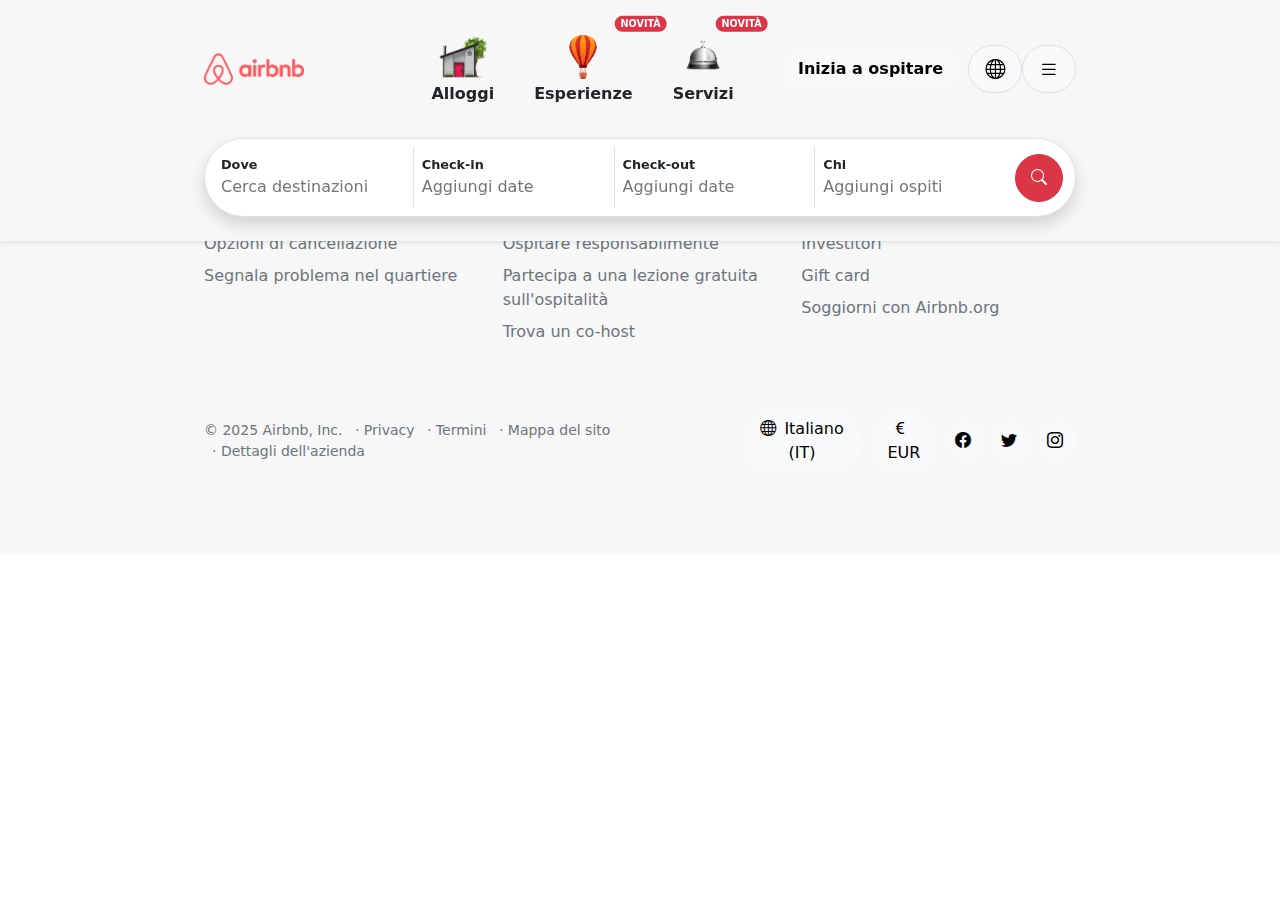
<file: airbnbHome.html>
<!DOCTYPE html>
<html lang="it">

<head>
    <meta charset="UTF-8">
    <meta name="viewport" content="width=device-width, initial-scale=1.0">
    <title>AirbnbClone - Home</title>
    <!-- Bootstrap CSS -->
    <link href="https://cdn.jsdelivr.net/npm/bootstrap@5.3.6/dist/css/bootstrap.min.css" rel="stylesheet">

    <!-- Bootstrap Icons -->
    <link rel="stylesheet" href="https://cdn.jsdelivr.net/npm/bootstrap-icons@1.11.1/font/bootstrap-icons.css">

    <!-- Font Awesome -->
    <link rel="stylesheet" href="https://cdnjs.cloudflare.com/ajax/libs/font-awesome/6.5.0/css/all.min.css">

    <!-- CSS Personalizzato -->
    <link rel="stylesheet" href="airbnbHome.css">

    <!-- Favicon -->
    <link rel="icon" href="img/logo/faviconAirbnb.jpeg">
</head>

<body>

    <header class="header fixed-top shadow-sm py-md-4">
        <div class="container-fluid d-flex flex-column align-items-center">

            <div class="d-flex justify-content-between align-items-center w-100 flex-grow-1">

                <!-- LOGO - SINISTRA -->
                <div id="logo">
                    <img src="img/logo/logo-pink.png" alt="Airbnb Logo" class="img-fluid logo-img">
                </div>

                <!-- SEZIONE TRE ICONE - CENTRALE -->
                <nav class="navbar navbar-expand p-0 header-nav d-none d-md-flex" id="headerNav">
                    <ul class="navbar-nav me-auto mb-2 mb-lg-0 gap-4">

                        <!-- ALLOGGI -->
                        <li class="nav-item">
                            <a class="nav-link text-dark fw-semibold d-flex flex-column align-items-center" href="#">
                                <img src="img/icone/iconaCasa.png" alt="" class="nav-icon">
                                <span>Alloggi</span>
                            </a>
                        </li>

                        <!-- ESPERIENZE -->
                        <li class="nav-item position-relative">
                            <a class="nav-link text-dark fw-semibold d-flex flex-column align-items-center" href="#">
                                <img src="img/icone/iconaMongolfiera.png" alt="" class="nav-icon">
                                <span>Esperienze</span>
                                <span
                                    class="badge rounded-pill bg-danger position-absolute top-0 start-100 translate-middle custom-badge">NOVITÀ</span>
                            </a>
                        </li>

                        <!-- SERVIZI -->
                        <li class="nav-item position-relative">
                            <a class="nav-link text-dark fw-semibold d-flex flex-column align-items-center" href="#">
                                <img src="img/icone/iconaCampanella.png" alt="" class="nav-icon">
                                <span>Servizi</span>
                                <span class="badge rounded-pill bg-danger position-absolute top-0 start-100 translate-middle custom-badge">NOVITÀ</span>
                            </a>
                        </li>
                    </ul>
                </nav>

                <!-- COLLEGAMENTI - DESTRA -->
                <div class="d-flex align-items-center gap-2">

                    <!-- INIZIA A OSPITARE -->
                    <button class="btn btn-light rounded-pill fw-semibold py-2 px-3 d-none d-md-block">Inizia a ospitare</button>

                    <div class="dropdown d-flex">
                        <!-- BTN GLOBE -->
                        <button class="btn btn-light border rounded-pill d-flex align-items-center gap-2 py-2 px-3" type="button" data-bs-toggle="dropdown" aria-expanded="false">
                            <a href="#" class="text-black"><i class="bi bi-globe fs-5"></i></a>
                        </button>

                        <!-- BTN LISTA -->
                        <button class="btn btn-light border rounded-pill d-flex align-items-center gap-2 py-2 px-3"
                            type="button" data-bs-toggle="dropdown" aria-expanded="false">
                            <a href="#" class="text-black"><i class="bi bi-list fs-5"></i></a>
                        </button>

                        <!-- MENU DROPDOWN - COLLEGAMENTI -->
                        <ul class="dropdown-menu dropdown-menu-end">
                            <li><a class="dropdown-item" href="#"><i class="bi bi-question-circle"></i> Centro assistenza</a></li>
                            <li><a class="dropdown-item" href="#">Inizia a ospitare <img src="img/icone/iconaCasa.png" alt="Icona Casa"></a></li>
                            <li><hr class="dropdown-divider"></li>
                            <li><a class="dropdown-item" href="#">Trova un co-host</a></li>
                            <li><a class="dropdown-item" href="#">Gift card</a></li>
                            <li><hr class="dropdown-divider"></li>
                            <li><a class="dropdown-item" href="#">Accedi o registrati</a></li>
                        </ul>
                    </div>
                </div>
            </div>

            <!-- SEARCHBAR PER DESKTOP -->
            <div class="search-bar-desktop mt-4 d-none d-md-block" id="searchBarDesktop">
              <div class="d-flex align-items-center bg-white border rounded-pill shadow p-2">
            
                <!-- SEZIONE DOVE -->
                <div class="search-field p-2 border-end dropdown">
                  <label class="d-block fw-bold text-dark search-label">Dove</label>
                  <input type="text" class="form-control-plaintext p-0 dropdown-toggle" data-bs-toggle="dropdown" placeholder="Cerca destinazioni" readonly>
                  <ul class="dropdown-menu">
                    <li><a class="dropdown-item" href="#"><i class="bi bi-compass-fill"></i> Nelle vicinanze</a></li>
                    <li><a class="dropdown-item" href="#"><i class="fa-solid fa-landmark"></i> Roma</a></li>
                    <li><a class="dropdown-item" href="#"><i class="fa-solid fa-vihara"></i> Shanghai</a></li>
                    <li><a class="dropdown-item" href="#"><i class="fa-solid fa-gopuram"></i> Chichén Itzá</a></li>
                  </ul>
                </div>
            
                <!-- SEZIONE CHECK-IN -->
                <div class="search-field p-2 border-end dropdown">
                  <label class="d-block fw-bold text-dark search-label">Check-in</label>
                  <input type="text" class="form-control-plaintext p-0 dropdown-toggle" data-bs-toggle="dropdown" placeholder="Aggiungi date" readonly>
                  <div class="dropdown-menu p-3" style="min-width: 300px;">
                    <!-- Qui puoi mettere un datepicker -->
                    <p class="mb-0 text-muted">Seleziona la data di check-in</p>
                  </div>
                </div>
            
                <!-- SEZIONE CHECK-OUT -->
                <div class="search-field p-2 border-end dropdown">
                  <label class="d-block fw-bold text-dark search-label">Check-out</label>
                  <input type="text" class="form-control-plaintext p-0 dropdown-toggle" data-bs-toggle="dropdown" placeholder="Aggiungi date" readonly>
                  <div class="dropdown-menu p-3" style="min-width: 300px;">
                    <!-- Anche qui un datepicker -->
                    <p class="mb-0 text-muted">Seleziona la data di check-out</p>
                  </div>
                </div>
            
                <!-- SEZIONE CHI -->
                <div class="search-field guest-field p-2 dropdown">
                  <label class="d-block fw-bold text-dark search-label">Chi</label>
                  <input type="text" class="form-control-plaintext p-0 dropdown-toggle" data-bs-toggle="dropdown" placeholder="Aggiungi ospiti" readonly>
                  <div class="dropdown-menu p-3" style="min-width: 250px;">

                    <!-- Adulti -->
                    <div class="d-flex justify-content-between align-items-center mb-2">
                      <div>
                        <div class="fw-bold">Adulti</div>
                        <div class="text-muted" style="font-size: 0.85rem;">Età 13 o più</div>
                      </div>
                      <div class="d-flex align-items-center">
                        <button class="btn btn-outline-secondary btn-sm px-2" onclick="decrementaOspite('adulti')">-</button>
                        <span id="adultiCount" class="mx-2">2</span>
                        <button class="btn btn-outline-secondary btn-sm px-2" onclick="incrementaOspite('adulti')">+</button>
                      </div>
                    </div>
                
                    <!-- Bambini -->
                    <div class="d-flex justify-content-between align-items-center">
                      <div>
                        <div class="fw-bold">Bambini</div>
                        <div class="text-muted" style="font-size: 0.85rem;">Età 2-12</div>
                      </div>
                      <div class="d-flex align-items-center">
                        <button class="btn btn-outline-secondary btn-sm px-2" onclick="decrementaOspite('bambini')">-</button>
                        <span id="bambiniCount" class="mx-2">0</span>
                        <button class="btn btn-outline-secondary btn-sm px-2" onclick="incrementaOspite('bambini')">+</button>
                      </div>
                    </div>
                  
                    <!-- Animali domestici -->
                    <div class="d-flex justify-content-between align-items-center">
                      <div>
                        <div class="fw-bold">Animali domestici</div>
                        <div class="text-muted" style="font-size: 0.85rem;"><a href="#" class="text-secondary">Viaggi con un animale di servizio?</a></div>
                      </div>
                      <div class="d-flex align-items-center">
                        <button class="btn btn-outline-secondary btn-sm px-2" onclick="decrementaOspite('animaliDomestici')">-</button>
                        <span id="animaliDomesticiCount" class="mx-2">0</span>
                        <button class="btn btn-outline-secondary btn-sm px-2" onclick="incrementaOspite('animaliDomestici')">+</button>
                      </div>
                    </div>
                  </div>
                </div>              

                <!-- BOTTONE CERCA -->
                <button
                  class="btn btn-danger rounded-circle p-0 d-flex justify-content-center align-items-center flex-shrink-0 ms-auto me-1 search-btn">
                  <i class="bi bi-search text-white search-icon"></i>
                </button>
              </div>
            </div>


            <!-- SEARCHBAR PER MOBILE -->
            <div class="search-bar-mobile d-md-none mt-2 w-100" id="searchBarMobile">
                <div class="d-flex align-items-center bg-white border rounded-pill shadow-sm p-2 w-100">
                    <button class="btn p-0 me-2" type="button">
                        <i class="bi bi-search text-dark mobile-search-icon"></i>
                    </button>
                    <input type="text" class="form-control-plaintext p-0 fw-semibold text-dark flex-grow-1" placeholder="Dove vuoi andare?">
                    <button class="btn btn-light rounded-circle border p-1 ms-2" type="button">
                        <i class="bi bi-sliders text-dark mobile-filter-icon"></i> 
                    </button>
                </div>
            </div>
        </div>
    </header>

    

    <footer>
        <div class="container-fluid">

            <div class="row mb-5">

                <!-- FOOTER - ASSISTENZA -->
                <div class="col-12 col-md-4">
                    <ul class="list-unstyled">
                        <li class="text-dark">Assistenza</li>

                        <li><a href="#" class="text-secondary text-decoration-none d-block mb-2">Centro Assistenza</a></li>
                        <li><a href="#" class="text-secondary text-decoration-none d-block mb-2">AirCover</a></li>
                        <li><a href="#" class="text-secondary text-decoration-none d-block mb-2">Antidiscriminazione</a></li>
                        <li><a href="#" class="text-secondary text-decoration-none d-block mb-2">Supporto alla disabilità</a></li>
                        <li><a href="#" class="text-secondary text-decoration-none d-block mb-2">Opzioni di cancellazione</a></li>
                        <li><a href="#" class="text-secondary text-decoration-none d-block mb-2">Segnala problema nel quartiere</a></li>
                    </ul>
                </div>

                <!-- FOOTER - OSPITARE -->
                <div class="col-12 col-md-4">
                    <ul class="list-unstyled">
                        <li class="text-dark">Ospitare</li>

                        <li><a href="#" class="text-secondary text-decoration-none d-block mb-2">Apri un Airbnb</a></li>
                        <li><a href="#" class="text-secondary text-decoration-none d-block mb-2">AirCover per gli host</a></li>
                        <li><a href="#" class="text-secondary text-decoration-none d-block mb-2">Risorse per gli host</a></li>
                        <li><a href="#" class="text-secondary text-decoration-none d-block mb-2">Forum della community</a></li>
                        <li><a href="#" class="text-secondary text-decoration-none d-block mb-2">Ospitare responsabilmente</a></li>
                        <li><a href="#" class="text-secondary text-decoration-none d-block mb-2">Partecipa a una lezione gratuita sull'ospitalità</a></li>
                        <li><a href="#" class="text-secondary text-decoration-none d-block mb-2">Trova un co-host</a></li>
                    </ul>
                </div>

                <!-- FOOTER - AIRBNB -->
                <div class="col-12 col-md-4">
                    <ul class="list-unstyled">
                        <li class="text-dark">Airbnb</li>

                        <li><a href="#" class="text-secondary text-decoration-none d-block mb-2">2025 Summer Release</a></li>
                        <li><a href="#" class="text-secondary text-decoration-none d-block mb-2">Newsroom</a></li>
                        <li><a href="#" class="text-secondary text-decoration-none d-block mb-2">Nuove funzionalità</a></li>
                        <li><a href="#" class="text-secondary text-decoration-none d-block mb-2">Opportunità di lavoro</a></li>
                        <li><a href="#" class="text-secondary text-decoration-none d-block mb-2">Investitori</a></li>
                        <li><a href="#" class="text-secondary text-decoration-none d-block mb-2">Gift card</a></li>
                        <li><a href="#" class="text-secondary text-decoration-none d-block mb-2">Soggiorni con Airbnb.org</a></li>
                    </ul>
                </div>

            </div>

            <!-- FOOTER - COPYRIGHT -->
            <div class="d-flex flex-column flex-md-row justify-content-between align-items-center mt-4">
                <small class="text-secondary text-center text-md-start mb-2 mb-md-0">&copy; 2025 Airbnb, Inc.
                    <span class="d-inline-block ms-2"><a href="#" class="text-secondary text-decoration-none">&middot; Privacy</a></span>
                    <span class="d-inline-block ms-2"><a href="#" class="text-secondary text-decoration-none">&middot; Termini</a></span>
                    <span class="d-inline-block ms-2"><a href="#" class="text-secondary text-decoration-none">&middot; Mappa del sito</a></span>
                    <span class="d-inline-block ms-2"><a href="#" class="text-secondary text-decoration-none">&middot; Dettagli dell'azienda</a></span>
                </small>

                <div class="d-flex align-items-center gap-2">

                    <!-- LINGUA -->
                    <button class="btn btn-light rounded-pill p-2 d-none d-md-block"><span><i class="bi bi-globe me-2"></i></span>Italiano (IT)</button>

                    <!-- VALUTA (€) -->
                    <button class="btn btn-light rounded-pill p-2 d-none d-md-block"><span><i class="bi bi-currency-euro me-2"></i></span>EUR</button>

                    <!-- FACEBOOK -->
                    <button class="btn btn-light rounded-pill p-2 d-none d-md-block"><i class="bi bi-facebook me-1"></i></button>

                    <!-- TWITTER -->
                    <button class="btn btn-light rounded-pill p-2 d-none d-md-block"><i class="bi bi-twitter me-1"></i></button>

                    <!-- INSTAGRAM -->
                    <button class="btn btn-light rounded-pill p-2 d-none d-md-block"><i class="bi bi-instagram me-1"></i></button>
                </div>

            </div>
        
        </div>
    </footer>

    <!-- Bootstrap JS -->
    <script src="https://cdn.jsdelivr.net/npm/bootstrap@5.3.6/dist/js/bootstrap.bundle.min.js"></script>

    <!-- Script Personalizzato -->
    <script src="airbnb.js"></script>

    <!-- Script per sovrascrivere il comportamento di Bootstrap che chiude i dropdown item al click -->
    <script>
        document.addEventListener('DOMContentLoaded', () => {
            document.querySelectorAll('.dropdown-menu button').forEach(btn => {
            btn.addEventListener('click', e => e.stopPropagation());
            });
        });
    </script>

</body>

</html>
</file>
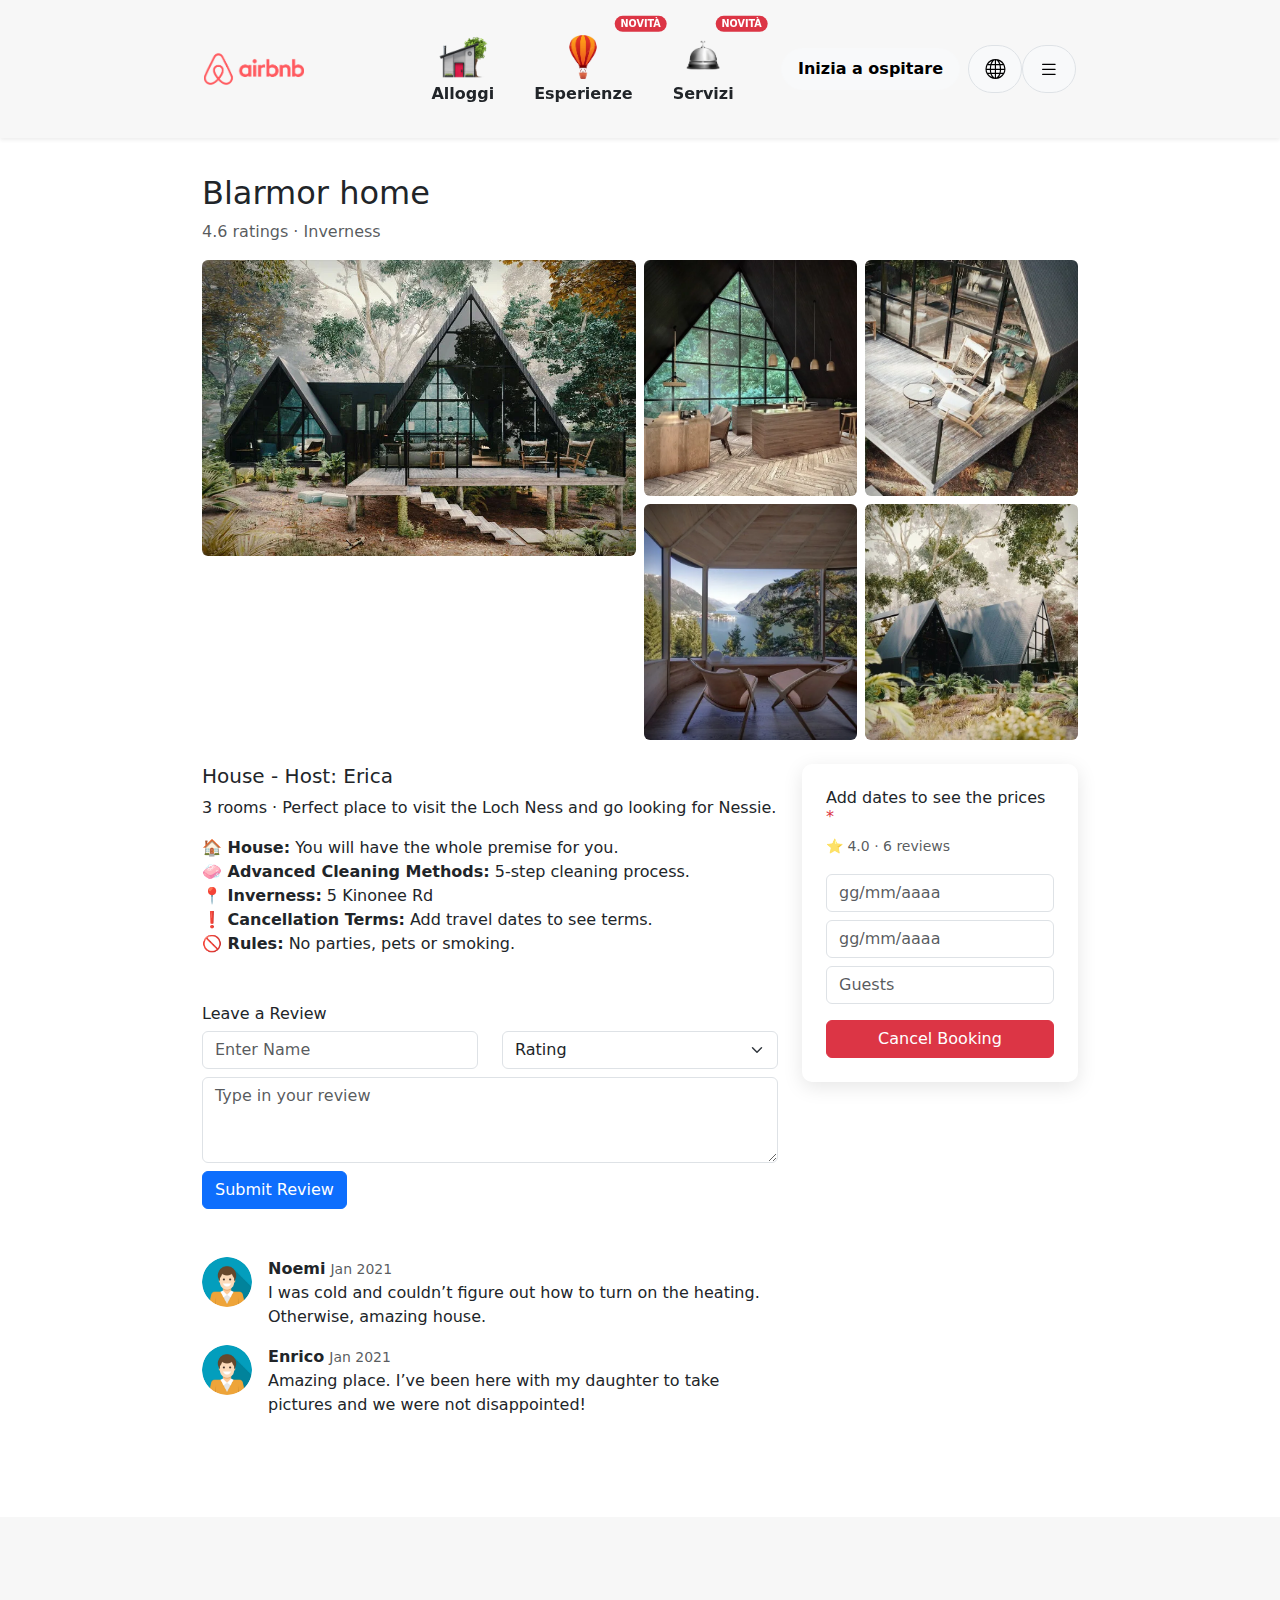
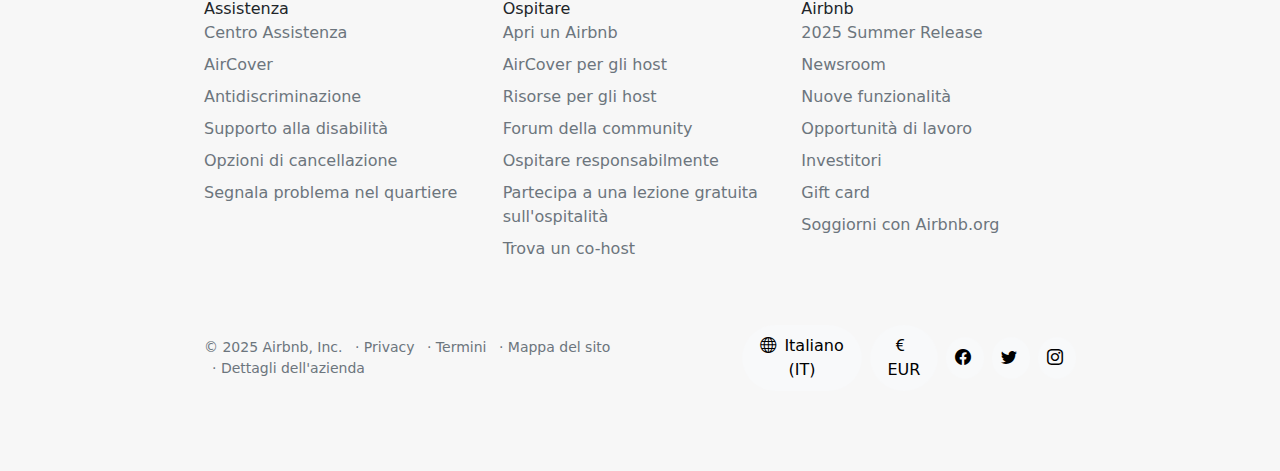
<file: Pagina 3/Pagina 3.html>
<!DOCTYPE html>
<html lang="it">

<head>
    <meta charset="UTF-8">
    <meta name="viewport" content="width=device-width, initial-scale=1.0">
    <title>AirbnbClone - Home</title>
    <!-- Bootstrap CSS -->
    <link href="https://cdn.jsdelivr.net/npm/bootstrap@5.3.6/dist/css/bootstrap.min.css" rel="stylesheet">

    <!-- Bootstrap Icons -->
    <link rel="stylesheet" href="https://cdn.jsdelivr.net/npm/bootstrap-icons@1.11.1/font/bootstrap-icons.css">

    <!-- Font Awesome -->
    <link rel="stylesheet" href="https://cdnjs.cloudflare.com/ajax/libs/font-awesome/6.5.0/css/all.min.css">

    <!-- CSS Personalizzato -->
    <link rel="stylesheet" href="airbnbHome.css">

    <!-- Favicon -->
    <link rel="icon" href="img/logo/faviconAirbnb.jpeg">

    <style>
        .custom-narrow {
            max-width: 900px;
        }

        .booking-card {
            box-shadow: 0 5px 20px rgba(0, 0, 0, 0.1);
            border-radius: 10px;
        }

        .guest-avatar {
            width: 50px;
            border-radius: 50%;
        }
    </style>
</head>

<body class="d-flex flex-column min-vh-100">
    <header class="header fixed-top shadow-sm py-md-4">
        <div class="container-fluid d-flex flex-column align-items-center">

            <div class="d-flex justify-content-between align-items-center w-100 flex-grow-1">

                <!-- LOGO - SINISTRA -->
                <div id="logo">
                    <img src="img/logo/logo-pink.png" alt="Airbnb Logo" class="img-fluid logo-img">
                </div>

                <!-- SEZIONE TRE ICONE - CENTRALE -->
                <nav class="navbar navbar-expand p-0 header-nav d-none d-md-flex" id="headerNav">
                    <ul class="navbar-nav me-auto mb-2 mb-lg-0 gap-4">

                        <!-- ALLOGGI -->
                        <li class="nav-item">
                            <a class="nav-link text-dark fw-semibold d-flex flex-column align-items-center" href="#">
                                <img src="img/icone/iconaCasa.png" alt="" class="nav-icon">
                                <span>Alloggi</span>
                            </a>
                        </li>

                        <!-- ESPERIENZE -->
                        <li class="nav-item position-relative">
                            <a class="nav-link text-dark fw-semibold d-flex flex-column align-items-center" href="#">
                                <img src="img/icone/iconaMongolfiera.png" alt="" class="nav-icon">
                                <span>Esperienze</span>
                                <span
                                    class="badge rounded-pill bg-danger position-absolute top-0 start-100 translate-middle custom-badge">NOVITÀ</span>
                            </a>
                        </li>

                        <!-- SERVIZI -->
                        <li class="nav-item position-relative">
                            <a class="nav-link text-dark fw-semibold d-flex flex-column align-items-center" href="#">
                                <img src="img/icone/iconaCampanella.png" alt="" class="nav-icon">
                                <span>Servizi</span>
                                <span
                                    class="badge rounded-pill bg-danger position-absolute top-0 start-100 translate-middle custom-badge">NOVITÀ</span>
                            </a>
                        </li>
                    </ul>
                </nav>

                <!-- COLLEGAMENTI - DESTRA -->
                <div class="d-flex align-items-center gap-2">

                    <!-- INIZIA A OSPITARE -->
                    <button class="btn btn-light rounded-pill fw-semibold py-2 px-3 d-none d-md-block">Inizia a
                        ospitare</button>

                    <div class="dropdown d-flex">
                        <!-- BTN GLOBE -->
                        <button class="btn btn-light border rounded-pill d-flex align-items-center gap-2 py-2 px-3"
                            type="button" data-bs-toggle="dropdown" aria-expanded="false">
                            <a href="#" class="text-black"><i class="bi bi-globe fs-5"></i></a>
                        </button>

                        <!-- BTN LISTA -->
                        <button class="btn btn-light border rounded-pill d-flex align-items-center gap-2 py-2 px-3"
                            type="button" data-bs-toggle="dropdown" aria-expanded="false">
                            <a href="#" class="text-black"><i class="bi bi-list fs-5"></i></a>
                        </button>

                        <!-- MENU DROPDOWN - COLLEGAMENTI -->
                        <ul class="dropdown-menu dropdown-menu-end">
                            <li><a class="dropdown-item" href="#">Registrati</a></li>
                            <li><a class="dropdown-item" href="#">Accedi</a></li>
                            <li>
                                <hr class="dropdown-divider">
                            </li>
                            <li><a class="dropdown-item" href="#">Affitta il tuo spazio</a></li>
                            <li><a class="dropdown-item" href="#">Organizza un'esperienza</a></li>
                            <li><a class="dropdown-item" href="#">Aiuto</a></li>
                        </ul>
                    </div>
                </div>
            </div>
        </div>
    </header>

    <main class="flex-grow-1" style="padding-top: 150px; padding-bottom: 100px;">
        <div class="container custom-narrow">
            <h2 class="mt-4">Blarmor home</h2>
            <p class="text-muted">4.6 ratings · Inverness</p>

            <!-- Gallery -->
            <div class="row g-2 mb-4">
                <div class="col-md-6"><img src="./1.webp" class="img-fluid rounded"></div>
                <div class="col-md-6">
                    <div class="row g-2">
                        <div class="col-6"><img src="./2.webp" class="img-fluid rounded"></div>
                        <div class="col-6"><img src="./3.webp" class="img-fluid rounded"></div>
                        <div class="col-6"><img src="./4.webp" class="img-fluid rounded"></div>
                        <div class="col-6"><img src="./5.webp" class="img-fluid rounded"></div>
                    </div>
                </div>
            </div>

            <!-- Main content -->
            <div class="row">
                <div class="col-md-8">
                    <h5>House - Host: Erica</h5>
                    <p>3 rooms · Perfect place to visit the Loch Ness and go looking for Nessie.</p>

                    <ul class="list-unstyled">
                        <li><strong>🏠 House:</strong> You will have the whole premise for you.</li>
                        <li><strong>🧼 Advanced Cleaning Methods:</strong> 5-step cleaning process.</li>
                        <li><strong>📍 Inverness:</strong> 5 Kinonee Rd</li>
                        <li><strong>❗ Cancellation Terms:</strong> Add travel dates to see terms.</li>
                        <li><strong>🚫 Rules:</strong> No parties, pets or smoking.</li>
                    </ul>

                    <!-- Review Form -->
                    <h6 class="mt-5">Leave a Review</h6>
                    <form>
                        <div class="row mb-2">
                            <div class="col">
                                <input type="text" class="form-control" placeholder="Enter Name">
                            </div>
                            <div class="col">
                                <select class="form-select">
                                    <option selected>Rating</option>
                                    <option>★☆☆☆☆</option>
                                    <option>★★☆☆☆</option>
                                    <option>★★★☆☆</option>
                                    <option>★★★★☆</option>
                                    <option>★★★★★</option>
                                </select>
                            </div>
                        </div>
                        <textarea class="form-control mb-2" rows="3" placeholder="Type in your review"></textarea>
                        <button class="btn btn-primary" type="submit">Submit Review</button>
                    </form>

                    <!-- Reviews -->
                    <div class="d-flex mt-5 align-items-start">
                        <img src="./propic.png" class="guest-avatar me-3">
                        <div>
                            <strong>Noemi</strong> <small class="text-muted">Jan 2021</small>
                            <p class="mb-0">I was cold and couldn’t figure out how to turn on the heating.
                                Otherwise,
                                amazing
                                house.</p>
                        </div>
                    </div>

                    <div class="d-flex mt-3 align-items-start">
                        <img src="./propic.png" class="guest-avatar me-3">
                        <div>
                            <strong>Enrico</strong> <small class="text-muted">Jan 2021</small>
                            <p class="mb-0">Amazing place. I’ve been here with my daughter to take pictures and we
                                were not
                                disappointed!</p>
                        </div>
                    </div>
                </div>

                <!-- Booking Box -->
                <div class="col-md-4">
                    <div class="booking-card p-4 bg-white mt-3 mt-md-0">
                        <h6>Add dates to see the prices <span class="text-danger">*</span></h6>
                        <small class="text-muted">⭐ 4.0 · 6 reviews</small>
                        <form class="mt-3">
                            <input type="text" class="form-control mb-2" placeholder="gg/mm/aaaa">
                            <input type="text" class="form-control mb-2" placeholder="gg/mm/aaaa">
                            <input type="text" class="form-control mb-3" placeholder="Guests">
                            <button class="btn btn-danger w-100">Cancel Booking</button>
                        </form>
                    </div>
                </div>
            </div>
        </div>
    </main>

    <footer>
        <div class="container-fluid">

            <div class="row mb-5">

                <!-- FOOTER - ASSISTENZA -->
                <div class="col-12 col-md-4">
                    <ul class="list-unstyled">
                        <li class="text-dark">Assistenza</li>

                        <li><a href="#" class="text-secondary text-decoration-none d-block mb-2">Centro Assistenza</a>
                        </li>
                        <li><a href="#" class="text-secondary text-decoration-none d-block mb-2">AirCover</a></li>
                        <li><a href="#" class="text-secondary text-decoration-none d-block mb-2">Antidiscriminazione</a>
                        </li>
                        <li><a href="#" class="text-secondary text-decoration-none d-block mb-2">Supporto alla
                                disabilità</a></li>
                        <li><a href="#" class="text-secondary text-decoration-none d-block mb-2">Opzioni di
                                cancellazione</a></li>
                        <li><a href="#" class="text-secondary text-decoration-none d-block mb-2">Segnala problema nel
                                quartiere</a></li>
                    </ul>
                </div>

                <!-- FOOTER - OSPITARE -->
                <div class="col-12 col-md-4">
                    <ul class="list-unstyled">
                        <li class="text-dark">Ospitare</li>

                        <li><a href="#" class="text-secondary text-decoration-none d-block mb-2">Apri un Airbnb</a></li>
                        <li><a href="#" class="text-secondary text-decoration-none d-block mb-2">AirCover per gli
                                host</a></li>
                        <li><a href="#" class="text-secondary text-decoration-none d-block mb-2">Risorse per gli
                                host</a></li>
                        <li><a href="#" class="text-secondary text-decoration-none d-block mb-2">Forum della
                                community</a></li>
                        <li><a href="#" class="text-secondary text-decoration-none d-block mb-2">Ospitare
                                responsabilmente</a></li>
                        <li><a href="#" class="text-secondary text-decoration-none d-block mb-2">Partecipa a una lezione
                                gratuita sull'ospitalità</a></li>
                        <li><a href="#" class="text-secondary text-decoration-none d-block mb-2">Trova un co-host</a>
                        </li>
                    </ul>
                </div>

                <!-- FOOTER - AIRBNB -->
                <div class="col-12 col-md-4">
                    <ul class="list-unstyled">
                        <li class="text-dark">Airbnb</li>

                        <li><a href="#" class="text-secondary text-decoration-none d-block mb-2">2025 Summer Release</a>
                        </li>
                        <li><a href="#" class="text-secondary text-decoration-none d-block mb-2">Newsroom</a></li>
                        <li><a href="#" class="text-secondary text-decoration-none d-block mb-2">Nuove funzionalità</a>
                        </li>
                        <li><a href="#" class="text-secondary text-decoration-none d-block mb-2">Opportunità di
                                lavoro</a></li>
                        <li><a href="#" class="text-secondary text-decoration-none d-block mb-2">Investitori</a></li>
                        <li><a href="#" class="text-secondary text-decoration-none d-block mb-2">Gift card</a></li>
                        <li><a href="#" class="text-secondary text-decoration-none d-block mb-2">Soggiorni con
                                Airbnb.org</a></li>
                    </ul>
                </div>

            </div>

            <!-- FOOTER - COPYRIGHT -->
            <div class="d-flex flex-column flex-md-row justify-content-between align-items-center mt-4">
                <small class="text-secondary text-center text-md-start mb-2 mb-md-0">&copy; 2025 Airbnb, Inc.
                    <span class="d-inline-block ms-2"><a href="#" class="text-secondary text-decoration-none">&middot;
                            Privacy</a></span>
                    <span class="d-inline-block ms-2"><a href="#" class="text-secondary text-decoration-none">&middot;
                            Termini</a></span>
                    <span class="d-inline-block ms-2"><a href="#" class="text-secondary text-decoration-none">&middot;
                            Mappa del sito</a></span>
                    <span class="d-inline-block ms-2"><a href="#" class="text-secondary text-decoration-none">&middot;
                            Dettagli dell'azienda</a></span>
                </small>

                <div class="d-flex align-items-center gap-2">

                    <!-- LINGUA -->
                    <button class="btn btn-light rounded-pill p-2 d-none d-md-block"><span><i
                                class="bi bi-globe me-2"></i></span>Italiano (IT)</button>

                    <!-- VALUTA (€) -->
                    <button class="btn btn-light rounded-pill p-2 d-none d-md-block"><span><i
                                class="bi bi-currency-euro me-2"></i></span>EUR</button>

                    <!-- FACEBOOK -->
                    <button class="btn btn-light rounded-pill p-2 d-none d-md-block"><i
                            class="bi bi-facebook me-1"></i></button>

                    <!-- TWITTER -->
                    <button class="btn btn-light rounded-pill p-2 d-none d-md-block"><i
                            class="bi bi-twitter me-1"></i></button>

                    <!-- INSTAGRAM -->
                    <button class="btn btn-light rounded-pill p-2 d-none d-md-block"><i
                            class="bi bi-instagram me-1"></i></button>
                </div>

            </div>

        </div>
    </footer>

    <!-- Bootstrap JS -->
    <script src="https://cdn.jsdelivr.net/npm/bootstrap@5.3.6/dist/js/bootstrap.bundle.min.js"></script>

    <!-- Script Personalizzato -->
    <script src="airbnb.js"></script>
</body>

</html>
</file>
<file: airbnbHome.css>
header{
  background-color: rgb(247, 247, 247);
  padding-left: 15%;
  padding-right: 15%;
}

header img{
  height: 50px;
}

#logo img{
    height: 50px;
}

nav{
  margin-left: 5em;
}

.nav-icon {
    height: 50px;
}

.custom-badge {
    font-size: 0.6em;
}

.search-label {
    font-size: 0.8em;
}

.search-btn {
    width: 48px;
    height: 48px;
}

.search-icon {
    font-size: 1em;
}

.mobile-search-icon {
    font-size: 1em;
}

.mobile-filter-icon {
    font-size: 0.8em;
}

main{
  height: 100vh;
}

footer{
  background-color: rgb(247, 247, 247);
  padding: 5em;
  padding-left: 15% !important;
  padding-right: 15% !important;
}
</file>
<file: Pagina 3/airbnbHome.css>
header{
  background-color: rgb(247, 247, 247);
  padding-left: 15%;
  padding-right: 15%;
}

header img{
  height: 50px;
}

#logo img{
    height: 50px;
}

nav{
  margin-left: 5em;
}

.nav-icon {
    height: 50px;
}

.custom-badge {
    font-size: 0.6em;
}

.search-label {
    font-size: 0.8em;
}

.search-btn {
    width: 48px;
    height: 48px;
}

.search-icon {
    font-size: 1em;
}

.mobile-search-icon {
    font-size: 1em;
}

.mobile-filter-icon {
    font-size: 0.8em;
}

footer{
  background-color: rgb(247, 247, 247);
  padding: 5em;
  padding-left: 15% !important;
  padding-right: 15% !important;
}
</file>
